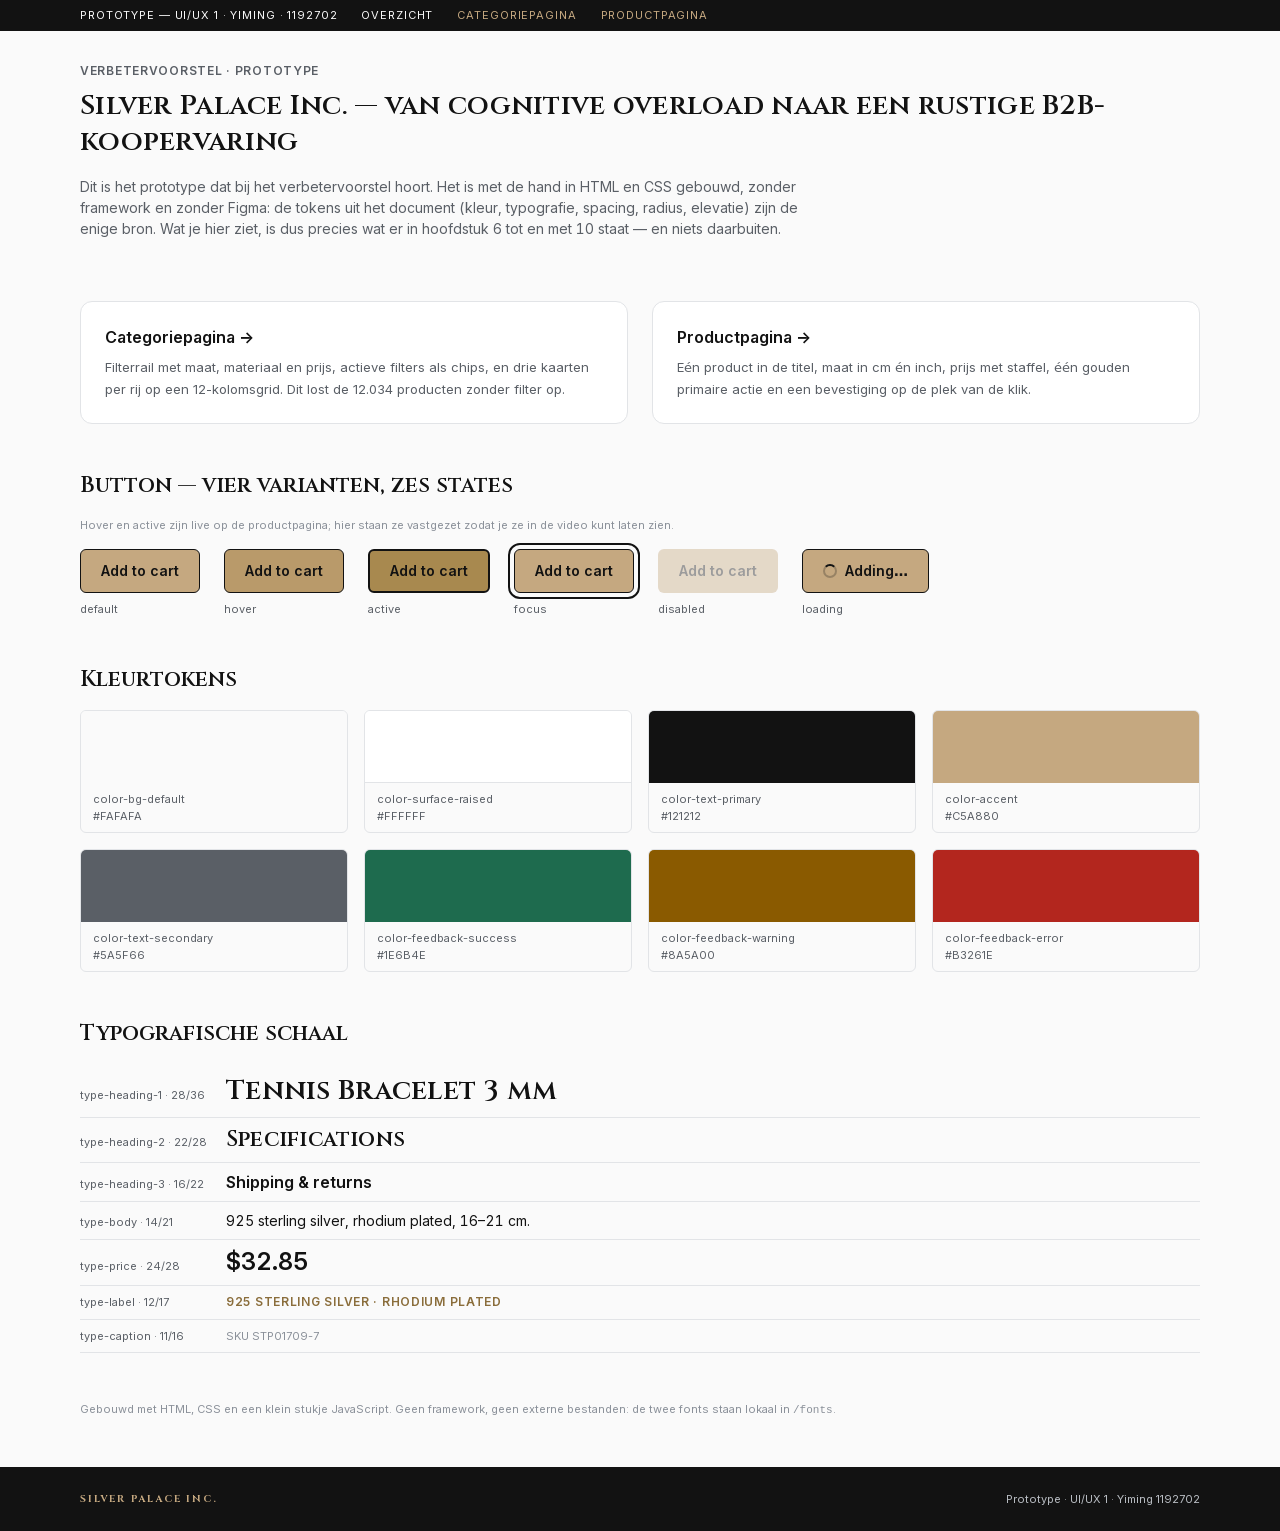
<file: prototype/index.html>
<!DOCTYPE html>
<html lang="nl">
<head>
<meta charset="utf-8">
<meta name="viewport" content="width=device-width, initial-scale=1">
<title>Prototype — verbetervoorstel Silver Palace Inc.</title>
<link rel="stylesheet" href="css/styles.css">
<style>
  .intro { padding: var(--s8) 0 var(--s6); }
  .intro p { max-width: 720px; color: var(--ink-2); }
  .links { display: grid; grid-template-columns: repeat(2, 1fr); gap: var(--s6); margin: var(--s6) 0 var(--s12); }
  .link-card { display: block; text-decoration: none; background: var(--surface); border: 1px solid var(--line); border-radius: var(--r-lg); padding: var(--s6); transition: border-color .18s ease-in-out, box-shadow .18s ease-in-out, transform .18s ease-in-out; }
  .link-card:hover { border-color: var(--ink); box-shadow: var(--e1); transform: translateY(-2px); }
  .link-card b { font: 600 16px/1.4 var(--font-body); display: block; margin-bottom: var(--s2); }
  .link-card span { font: 400 var(--small)/1.5 var(--font-body); color: var(--ink-2); }
  .state-row { display: flex; flex-wrap: wrap; gap: var(--s6); align-items: flex-start; }
  .state-row figure { margin: 0; }
  .state-row figcaption { font: 400 var(--caption)/1.5 var(--font-body); color: var(--ink-2); margin-top: var(--s2); }
  .swatches { display: grid; grid-template-columns: repeat(4, 1fr); gap: var(--s4); }
  .swatch { border: 1px solid var(--line); border-radius: var(--r-md); overflow: hidden; }
  .swatch i { display: block; height: 72px; }
  .swatch span { display: block; padding: var(--s2) var(--s3); font: 400 var(--caption)/1.5 var(--font-body); color: var(--ink-2); }
  .scale div { display: grid; grid-template-columns: 130px 1fr; align-items: baseline; gap: var(--s4); padding: var(--s2) 0; border-bottom: 1px solid var(--line); }
  .scale b { font: 400 var(--caption)/1.5 var(--font-body); color: var(--ink-2); font-weight: 400; }
  .is-hover { background: var(--gold-hover) !important; }
  .is-active { background: var(--gold-active) !important; border-width: 2px !important; }
  h2.sec { font: 600 var(--h2)/1.3 var(--font-head); margin: var(--s12) 0 var(--s4); }
</style>
</head>
<body>

<div class="proto-bar">
  <span>Prototype — UI/UX 1 · Yiming · 1192702</span>
  <span class="on">Overzicht</span>
  <a href="categorie.html">Categoriepagina</a>
  <a href="product.html">Productpagina</a>
</div>

<main class="container">
  <div class="intro">
    <p class="eyebrow">Verbetervoorstel · prototype</p>
    <h1 class="h1" style="margin: var(--s2) 0 var(--s4)">Silver Palace Inc. — van cognitive overload naar een rustige B2B-koopervaring</h1>
    <p>
      Dit is het prototype dat bij het verbetervoorstel hoort. Het is met de hand in HTML en CSS gebouwd,
      zonder framework en zonder Figma: de tokens uit het document (kleur, typografie, spacing, radius,
      elevatie) zijn de enige bron. Wat je hier ziet, is dus precies wat er in hoofdstuk 6 tot en met 10
      staat — en niets daarbuiten.
    </p>
  </div>

  <div class="links">
    <a class="link-card" href="categorie.html">
      <b>Categoriepagina →</b>
      <span>Filterrail met maat, materiaal en prijs, actieve filters als chips, en drie kaarten per rij
      op een 12-kolomsgrid. Dit lost de 12.034 producten zonder filter op.</span>
    </a>
    <a class="link-card" href="product.html">
      <b>Productpagina →</b>
      <span>Eén product in de titel, maat in cm én inch, prijs met staffel, één gouden primaire actie
      en een bevestiging op de plek van de klik.</span>
    </a>
  </div>

  <h2 class="sec" style="margin-top:0">Button — vier varianten, zes states</h2>
  <p class="meta" style="max-width:640px">Hover en active zijn live op de productpagina; hier staan ze
  vastgezet zodat je ze in de video kunt laten zien.</p>
  <div class="state-row" style="margin-top: var(--s4)">
    <figure><button class="btn btn--primary">Add to cart</button><figcaption>default</figcaption></figure>
    <figure><button class="btn btn--primary is-hover">Add to cart</button><figcaption>hover</figcaption></figure>
    <figure><button class="btn btn--primary is-active">Add to cart</button><figcaption>active</figcaption></figure>
    <figure><button class="btn btn--primary" style="outline:2px solid var(--ink); outline-offset:4px">Add to cart</button><figcaption>focus</figcaption></figure>
    <figure><button class="btn btn--primary" disabled>Add to cart</button><figcaption>disabled</figcaption></figure>
    <figure>
      <button class="btn btn--primary is-loading">
        <span class="btn__spinner" style="display:block"></span><span class="btn__label">Adding…</span>
      </button>
      <figcaption>loading</figcaption>
    </figure>
  </div>

  <h2 class="sec">Kleurtokens</h2>
  <div class="swatches">
    <div class="swatch"><i style="background:#FAFAFA"></i><span>color-bg-default<br>#FAFAFA</span></div>
    <div class="swatch"><i style="background:#FFFFFF; border-bottom:1px solid #E2E4E7"></i><span>color-surface-raised<br>#FFFFFF</span></div>
    <div class="swatch"><i style="background:#121212"></i><span>color-text-primary<br>#121212</span></div>
    <div class="swatch"><i style="background:#C5A880"></i><span>color-accent<br>#C5A880</span></div>
    <div class="swatch"><i style="background:#5A5F66"></i><span>color-text-secondary<br>#5A5F66</span></div>
    <div class="swatch"><i style="background:#1E6B4E"></i><span>color-feedback-success<br>#1E6B4E</span></div>
    <div class="swatch"><i style="background:#8A5A00"></i><span>color-feedback-warning<br>#8A5A00</span></div>
    <div class="swatch"><i style="background:#B3261E"></i><span>color-feedback-error<br>#B3261E</span></div>
  </div>

  <h2 class="sec">Typografische schaal</h2>
  <div class="scale">
    <div><b>type-heading-1 · 28/36</b><span class="h1">Tennis Bracelet 3 mm</span></div>
    <div><b>type-heading-2 · 22/28</b><span class="h2">Specifications</span></div>
    <div><b>type-heading-3 · 16/22</b><span class="h3">Shipping &amp; returns</span></div>
    <div><b>type-body · 14/21</b><span>925 sterling silver, rhodium plated, 16–21 cm.</span></div>
    <div><b>type-price · 24/28</b><span class="price">$32.85</span></div>
    <div><b>type-label · 12/17</b><span class="eyebrow">925 sterling silver · rhodium plated</span></div>
    <div><b>type-caption · 11/16</b><span class="meta">SKU STP01709-7</span></div>
  </div>

  <p class="meta" style="margin: var(--s12) 0 var(--s8)">
    Gebouwd met HTML, CSS en een klein stukje JavaScript. Geen framework, geen externe bestanden:
    de twee fonts staan lokaal in <code>/fonts</code>.
  </p>
</main>

<footer class="site-footer">
  <div class="container">
    <b>SILVER PALACE INC.</b>
    <span>Prototype · UI/UX 1 · Yiming 1192702</span>
  </div>
</footer>

<script src="js/prototype.js"></script>
</body>
</html>
</file>
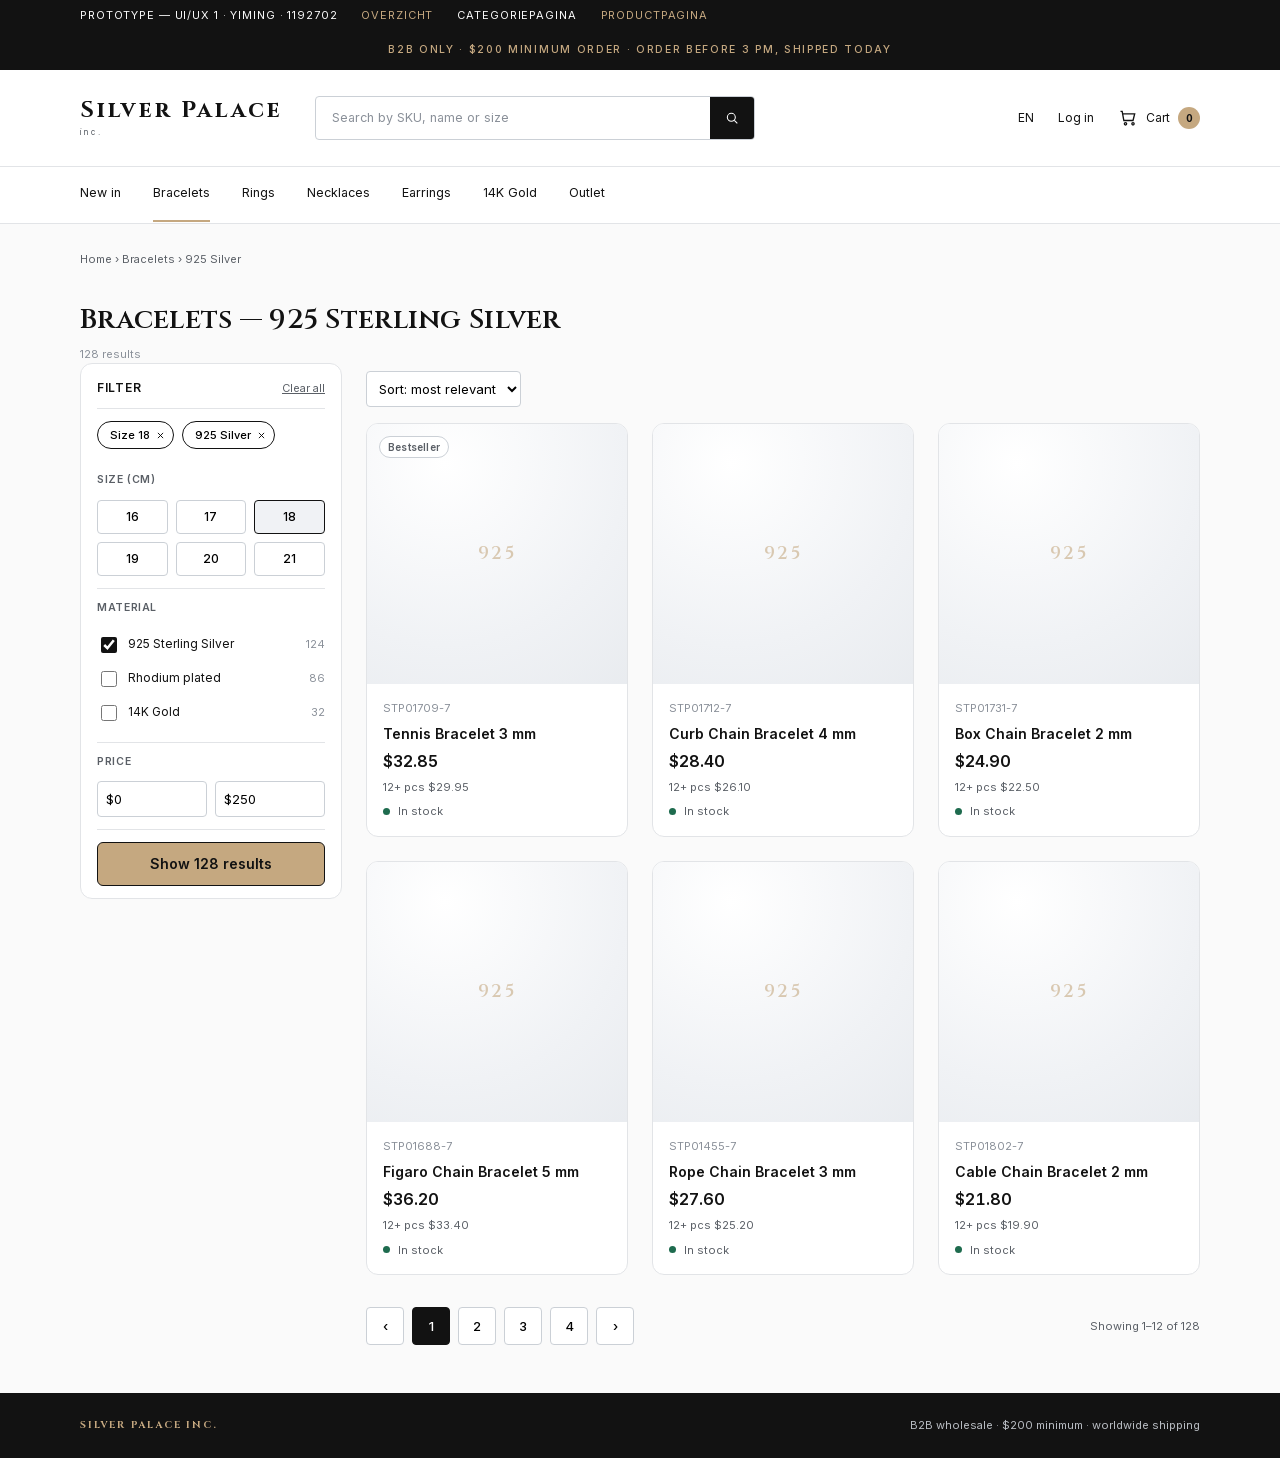
<file: prototype/categorie.html>
<!DOCTYPE html>
<html lang="en">
<head>
<meta charset="utf-8">
<meta name="viewport" content="width=device-width, initial-scale=1">
<title>Categorie — Silver Palace Inc. (prototype)</title>
<link rel="stylesheet" href="css/styles.css">
<style>
  .ph { background: radial-gradient(120% 120% at 30% 15%, #FFFFFF 0%, #F0F2F5 58%, #E7EAEE 100%); display: grid; place-items: center; }
  .ph::after { content: "925"; font: 600 18px/1 var(--font-head); letter-spacing: .12em; color: rgba(197,168,128,.6); }
  .cards { display: grid; grid-template-columns: repeat(3, 1fr); gap: var(--s6); }
  .pager { display: flex; align-items: center; gap: var(--s2); margin-top: var(--s8); }
  .pager button { width: 38px; height: 38px; border: 1px solid var(--line-d); background: var(--surface); border-radius: var(--r-sm); font: 500 var(--small)/1 var(--font-body); cursor: pointer; }
  .pager button[aria-current="true"] { background: var(--ink); color: #fff; border-color: var(--ink); }
  .pager button:hover:not([aria-current="true"]) { border-color: var(--ink-3); }
  .pager .count { margin-left: auto; font: 400 var(--caption)/1.5 var(--font-body); color: var(--ink-2); }
</style>
</head>
<body>

<div class="proto-bar">
  <span>Prototype — UI/UX 1 · Yiming · 1192702</span>
  <a href="index.html">Overzicht</a>
  <span class="on">Categoriepagina</span>
  <a href="product.html">Productpagina</a>
</div>

<div class="announce">B2B only · $200 minimum order · order before 3 pm, shipped today</div>

<header class="site-header">
  <div class="container site-header__inner">
    <a class="logo" href="#">Silver Palace<span>inc.</span></a>

    <form class="search" role="search" onsubmit="return false">
      <label class="visually-hidden" for="q">Search</label>
      <input id="q" type="search" placeholder="Search by SKU, name or size">
      <button type="submit" aria-label="Search">
        <svg width="16" height="16" viewBox="0 0 24 24" fill="none" stroke="currentColor" stroke-width="1.6"><circle cx="11" cy="11" r="6"/><path d="M15.5 15.5 20 20"/></svg>
      </button>
    </form>

    <nav class="utility" aria-label="Utility">
      <a href="#">EN</a>
      <a href="#">Log in</a>
      <a class="cart" href="#">
        <svg width="20" height="20" viewBox="0 0 24 24" fill="none" stroke="currentColor" stroke-width="1.6"><path d="M3 4h2l2 11h11l2-8H6"/><circle cx="9" cy="19" r="1.4"/><circle cx="18" cy="19" r="1.4"/></svg>
        Cart <span class="cart__count" id="cartCount">0</span>
      </a>
    </nav>
  </div>
</header>

<nav class="nav" aria-label="Hoofdmenu">
  <div class="container">
    <ul class="nav__list">
      <li><a href="#">New in</a></li>
      <li><a href="categorie.html" aria-current="page">Bracelets</a></li>
      <li><a href="#">Rings</a></li>
      <li><a href="#">Necklaces</a></li>
      <li><a href="#">Earrings</a></li>
      <li><a href="#">14K Gold</a></li>
      <li><a href="#">Outlet</a></li>
    </ul>
  </div>
</nav>

<main class="catalogue">
  <div class="container">
    <p class="breadcrumb"><a href="index.html">Home</a> › <a href="#">Bracelets</a> › 925 Silver</p>

    <div style="padding-top: var(--s2)">
      <h1 class="h1">Bracelets — 925 Sterling Silver</h1>
      <p class="meta" style="margin: var(--s2) 0 0"><span id="resultCount">128 results</span></p>
    </div>

    <div class="grid">
      <!-- ---------- filterrail: 3 kolommen ---------- -->
      <aside class="filters" style="grid-column: span 3" aria-label="Filters">
        <div class="filters__head">
          <p class="filters__title">Filter</p>
          <button class="filters__clear" type="button">Clear all</button>
        </div>

        <div class="chips" id="activeChips">
          <button class="chip-x" type="button">Size 18
            <svg width="9" height="9" viewBox="0 0 24 24" fill="none" stroke="currentColor" stroke-width="2.4"><path d="M5 5l14 14M19 5 5 19"/></svg>
          </button>
          <button class="chip-x" type="button">925 Silver
            <svg width="9" height="9" viewBox="0 0 24 24" fill="none" stroke="currentColor" stroke-width="2.4"><path d="M5 5l14 14M19 5 5 19"/></svg>
          </button>
        </div>

        <div class="filter-group">
          <p class="filter-group__title" id="sizeGroup">Size (cm)</p>
          <div class="sizes" role="group" aria-labelledby="sizeGroup">
            <button class="size-btn" aria-pressed="false">16</button>
            <button class="size-btn" aria-pressed="false">17</button>
            <button class="size-btn" aria-pressed="true">18</button>
            <button class="size-btn" aria-pressed="false">19</button>
            <button class="size-btn" aria-pressed="false">20</button>
            <button class="size-btn" aria-pressed="false">21</button>
          </div>
        </div>

        <div class="filter-group">
          <p class="filter-group__title">Material</p>
          <label class="check"><input type="checkbox" checked> 925 Sterling Silver <span class="check__count">124</span></label>
          <label class="check"><input type="checkbox"> Rhodium plated <span class="check__count">86</span></label>
          <label class="check"><input type="checkbox"> 14K Gold <span class="check__count">32</span></label>
        </div>

        <div class="filter-group">
          <p class="filter-group__title">Price</p>
          <div style="display:flex; gap: var(--s2)">
            <input class="select" style="width:100%" value="$0" aria-label="Minimum price">
            <input class="select" style="width:100%" value="$250" aria-label="Maximum price">
          </div>
        </div>

        <div class="filters__foot">
          <button class="btn btn--primary btn--block" type="button" id="showResults">Show 128 results</button>
        </div>
      </aside>

      <!-- ---------- resultaten: 9 kolommen ---------- -->
      <section style="grid-column: span 9" aria-label="Resultaten">
        <div class="results" style="padding-bottom: var(--s4)">
          <label class="visually-hidden" for="sort">Sort</label>
          <select class="select" id="sort">
            <option>Sort: most relevant</option>
            <option>Price low → high</option>
            <option>Price high → low</option>
            <option>New in</option>
          </select>
        </div>

        <div class="cards">
          <article class="card">
            <div class="card__media ph"></div>
            <div class="card__body">
              <span class="badge">Bestseller</span>
              <p class="meta" style="margin:0">STP01709-7</p>
              <h2 class="card__title">Tennis Bracelet 3 mm</h2>
              <p class="card__price" style="margin:0">$32.85</p>
              <p class="card__tier" style="margin:0">12+ pcs $29.95</p>
              <p class="card__stock" style="margin:0"><span class="dot"></span> In stock</p>
            </div>
          </article>

          <article class="card">
            <div class="card__media ph"></div>
            <div class="card__body">
              <p class="meta" style="margin:0">STP01712-7</p>
              <h2 class="card__title">Curb Chain Bracelet 4 mm</h2>
              <p class="card__price" style="margin:0">$28.40</p>
              <p class="card__tier" style="margin:0">12+ pcs $26.10</p>
              <p class="card__stock" style="margin:0"><span class="dot"></span> In stock</p>
            </div>
          </article>

          <article class="card">
            <div class="card__media ph"></div>
            <div class="card__body">
              <p class="meta" style="margin:0">STP01731-7</p>
              <h2 class="card__title">Box Chain Bracelet 2 mm</h2>
              <p class="card__price" style="margin:0">$24.90</p>
              <p class="card__tier" style="margin:0">12+ pcs $22.50</p>
              <p class="card__stock" style="margin:0"><span class="dot"></span> In stock</p>
            </div>
          </article>

          <article class="card">
            <div class="card__media ph"></div>
            <div class="card__body">
              <p class="meta" style="margin:0">STP01688-7</p>
              <h2 class="card__title">Figaro Chain Bracelet 5 mm</h2>
              <p class="card__price" style="margin:0">$36.20</p>
              <p class="card__tier" style="margin:0">12+ pcs $33.40</p>
              <p class="card__stock" style="margin:0"><span class="dot"></span> In stock</p>
            </div>
          </article>

          <article class="card">
            <div class="card__media ph"></div>
            <div class="card__body">
              <p class="meta" style="margin:0">STP01455-7</p>
              <h2 class="card__title">Rope Chain Bracelet 3 mm</h2>
              <p class="card__price" style="margin:0">$27.60</p>
              <p class="card__tier" style="margin:0">12+ pcs $25.20</p>
              <p class="card__stock" style="margin:0"><span class="dot"></span> In stock</p>
            </div>
          </article>

          <article class="card">
            <div class="card__media ph"></div>
            <div class="card__body">
              <p class="meta" style="margin:0">STP01802-7</p>
              <h2 class="card__title">Cable Chain Bracelet 2 mm</h2>
              <p class="card__price" style="margin:0">$21.80</p>
              <p class="card__tier" style="margin:0">12+ pcs $19.90</p>
              <p class="card__stock" style="margin:0"><span class="dot"></span> In stock</p>
            </div>
          </article>
        </div>

        <div class="pager">
          <button type="button" aria-label="Vorige">‹</button>
          <button type="button" aria-current="true">1</button>
          <button type="button">2</button>
          <button type="button">3</button>
          <button type="button">4</button>
          <button type="button" aria-label="Volgende">›</button>
          <span class="count">Showing 1–12 of 128</span>
        </div>
      </section>
    </div>
  </div>
</main>

<footer class="site-footer">
  <div class="container">
    <b>SILVER PALACE INC.</b>
    <span>B2B wholesale · $200 minimum · worldwide shipping</span>
  </div>
</footer>

<script src="js/prototype.js"></script>
</body>
</html>
</file>
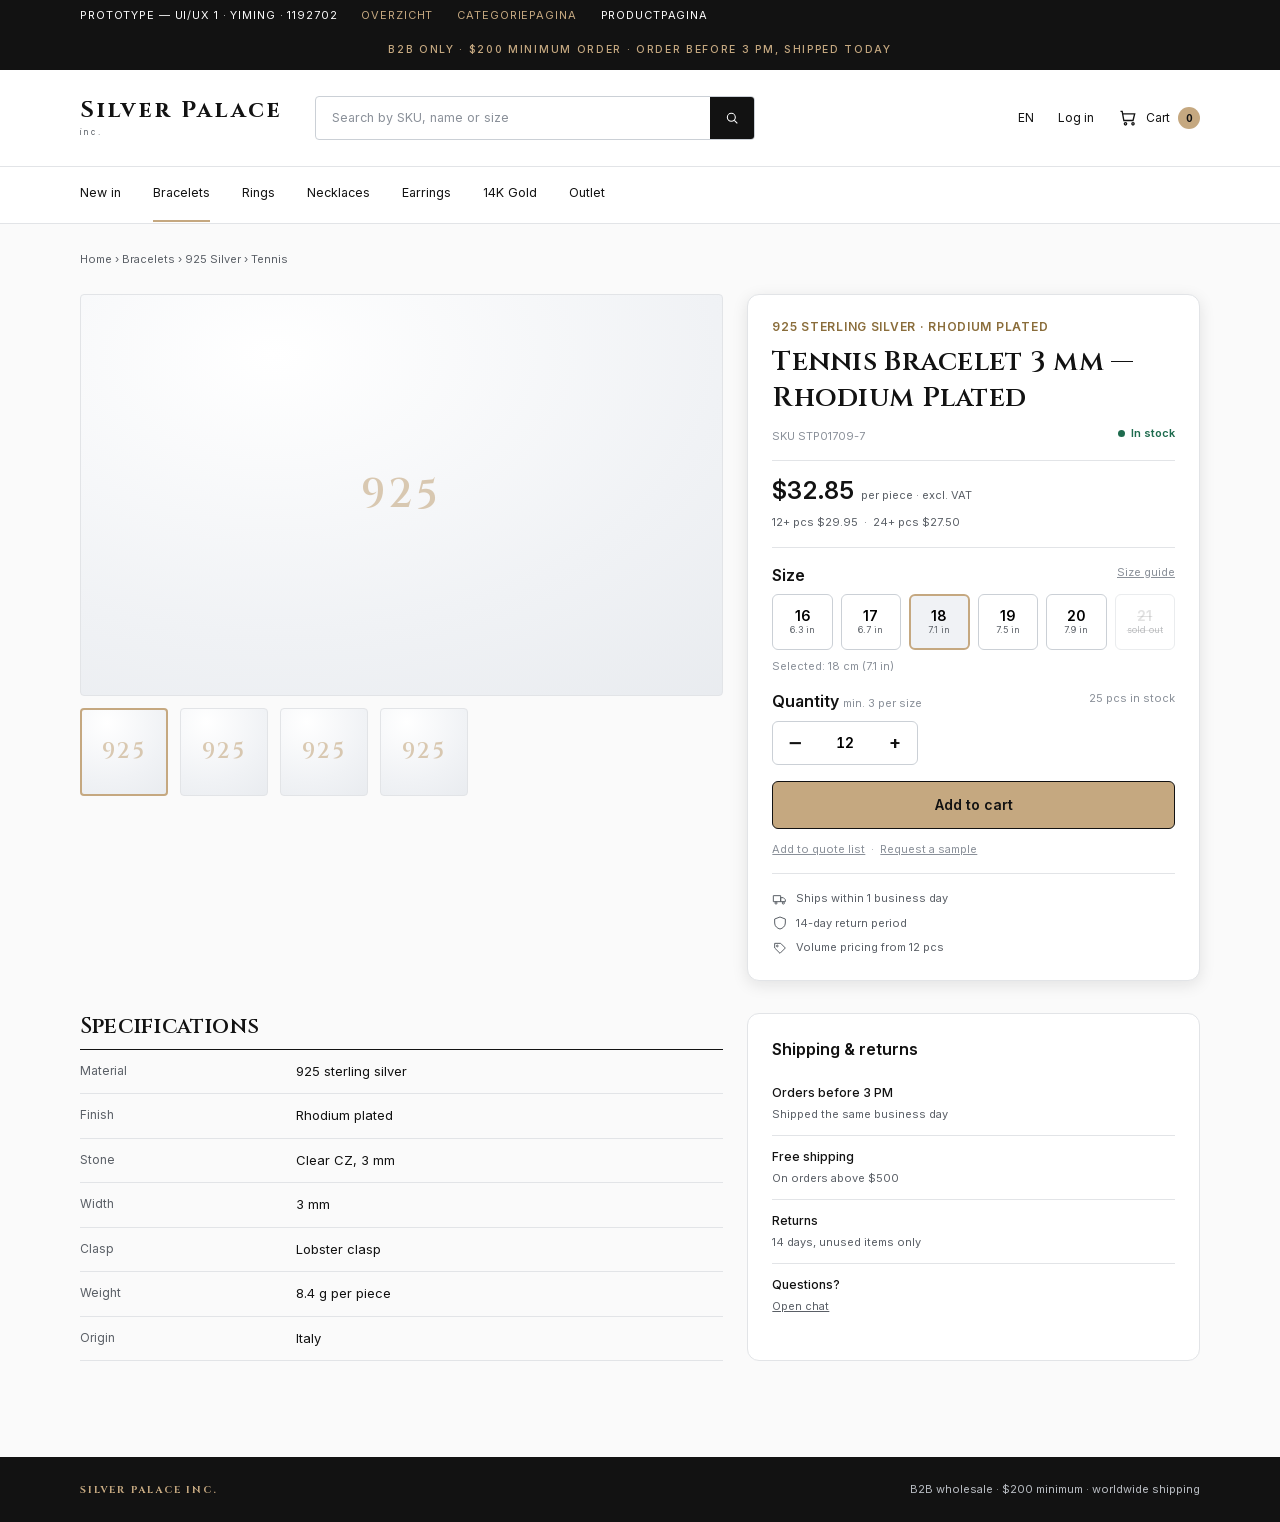
<file: prototype/product.html>
<!DOCTYPE html>
<html lang="en">
<head>
<meta charset="utf-8">
<meta name="viewport" content="width=device-width, initial-scale=1">
<title>Product — Silver Palace Inc. (prototype)</title>
<link rel="stylesheet" href="css/styles.css">
<style>
  /* placeholder voor de productfoto (prototype heeft geen beeldbank) */
  .ph { background: radial-gradient(120% 120% at 30% 15%, #FFFFFF 0%, #F0F2F5 58%, #E7EAEE 100%); display: grid; place-items: center; }
  .ph::after { content: "925"; font: 600 22px/1 var(--font-head); letter-spacing: .12em; color: rgba(197,168,128,.6); }
  .ph--lg::after { font-size: 40px; }
</style>
</head>
<body>

<!-- prototype-navigatie: hoort niet bij het ontwerp, alleen bij de demo -->
<div class="proto-bar">
  <span>Prototype — UI/UX 1 · Yiming · 1192702</span>
  <a href="index.html">Overzicht</a>
  <a href="categorie.html">Categoriepagina</a>
  <span class="on">Productpagina</span>
</div>

<div class="announce">B2B only · $200 minimum order · order before 3 pm, shipped today</div>

<header class="site-header">
  <div class="container site-header__inner">
    <a class="logo" href="#">Silver Palace<span>inc.</span></a>

    <form class="search" role="search" onsubmit="return false">
      <label class="visually-hidden" for="q">Search</label>
      <input id="q" type="search" placeholder="Search by SKU, name or size">
      <button type="submit" aria-label="Search">
        <svg width="16" height="16" viewBox="0 0 24 24" fill="none" stroke="currentColor" stroke-width="1.6"><circle cx="11" cy="11" r="6"/><path d="M15.5 15.5 20 20"/></svg>
      </button>
    </form>

    <nav class="utility" aria-label="Utility">
      <a href="#">EN</a>
      <a href="#">Log in</a>
      <a class="cart" href="#">
        <svg width="20" height="20" viewBox="0 0 24 24" fill="none" stroke="currentColor" stroke-width="1.6"><path d="M3 4h2l2 11h11l2-8H6"/><circle cx="9" cy="19" r="1.4"/><circle cx="18" cy="19" r="1.4"/></svg>
        Cart <span class="cart__count" id="cartCount">0</span>
      </a>
    </nav>
  </div>
</header>

<nav class="nav" aria-label="Hoofdmenu">
  <div class="container">
    <ul class="nav__list">
      <li><a href="#">New in</a></li>
      <li><a href="categorie.html" aria-current="page">Bracelets</a></li>
      <li><a href="#">Rings</a></li>
      <li><a href="#">Necklaces</a></li>
      <li><a href="#">Earrings</a></li>
      <li><a href="#">14K Gold</a></li>
      <li><a href="#">Outlet</a></li>
    </ul>
  </div>
</nav>

<main class="product">
  <div class="container">
    <p class="breadcrumb"><a href="index.html">Home</a> › <a href="categorie.html">Bracelets</a> › 925 Silver › Tennis</p>

    <div class="grid">
      <!-- ---------- galerij: 7 kolommen ---------- -->
      <section class="gallery" style="grid-column: span 7" aria-label="Productfoto’s">
        <div class="gallery__main ph ph--lg" role="img" aria-label="Productfoto, aanzicht 1 van 4"></div>
        <div class="thumbs">
          <div class="thumb ph" aria-current="true"></div>
          <div class="thumb ph"></div>
          <div class="thumb ph"></div>
          <div class="thumb ph"></div>
        </div>
      </section>

      <!-- ---------- buy box: 5 kolommen ---------- -->
      <section class="buybox" style="grid-column: span 5" aria-label="Koop dit product">
        <p class="eyebrow">925 sterling silver · rhodium plated</p>
        <h1 class="h1" style="margin-top: var(--s2)">Tennis Bracelet 3 mm — Rhodium Plated</h1>

        <div class="buybox__top" style="margin-top: var(--s3)">
          <span class="meta">SKU STP01709-7</span>
          <span class="stock"><span class="dot" aria-hidden="true"></span> In stock</span>
        </div>

        <hr>

        <p class="price" style="margin: 0">$32.85
          <span class="price-unit">per piece · excl. VAT</span>
        </p>
        <p class="card__tier" style="margin: var(--s2) 0 0">12+ pcs $29.95 &nbsp;·&nbsp; 24+ pcs $27.50</p>

        <hr>

        <div class="buybox__top">
          <p class="h3" style="margin:0">Size</p>
          <a class="meta" href="#" style="text-decoration: underline">Size guide</a>
        </div>

        <div class="sizepicker" role="group" aria-label="Maat" style="margin-top: var(--s2)">
          <button class="size" aria-pressed="false" data-cm="16" data-in="6.3"><b>16</b><small>6.3 in</small></button>
          <button class="size" aria-pressed="false" data-cm="17" data-in="6.7"><b>17</b><small>6.7 in</small></button>
          <button class="size" aria-pressed="true"  data-cm="18" data-in="7.1"><b>18</b><small>7.1 in</small></button>
          <button class="size" aria-pressed="false" data-cm="19" data-in="7.5"><b>19</b><small>7.5 in</small></button>
          <button class="size" aria-pressed="false" data-cm="20" data-in="7.9"><b>20</b><small>7.9 in</small></button>
          <button class="size" disabled><b>21</b><small>sold out</small></button>
        </div>
        <p class="meta" style="margin-top: var(--s2)">Selected: <span id="sizeLabel">18 cm (7.1 in)</span></p>

        <div class="buybox__top" style="margin-top: var(--s4)">
          <p class="h3" style="margin:0">Quantity <span class="meta" style="font-weight:400">min. 3 per size</span></p>
          <span class="meta">25 pcs in stock</span>
        </div>

        <div class="stepper" style="margin-top: var(--s2)">
          <button type="button" id="qtyMinus" aria-label="Minder">−</button>
          <label class="visually-hidden" for="qty">Aantal</label>
          <input id="qty" type="text" inputmode="numeric" value="12">
          <button type="button" id="qtyPlus" aria-label="Meer">+</button>
        </div>

        <button class="btn btn--primary btn--block btn--lg" id="addToCart" style="margin-top: var(--s4)">
          <span class="btn__spinner" aria-hidden="true"></span>
          <span class="btn__label">Add to cart</span>
        </button>

        <div class="notice notice--success" id="notice" role="status" aria-live="polite" hidden>
          <svg width="14" height="14" viewBox="0 0 24 24" fill="none" stroke="currentColor" stroke-width="2.4"><path d="M4 12.5 9.5 18 20 6.5"/></svg>
          <span id="noticeText">Added — 12 pcs</span>
        </div>

        <div class="notice notice--error" id="error" role="alert" hidden>
          <svg width="14" height="14" viewBox="0 0 24 24" fill="none" stroke="currentColor" stroke-width="2.2"><path d="M12 4 2.5 20h19L12 4Z"/><path d="M12 10v4M12 17v.5"/></svg>
          <span>Minimum is 3 pieces per size.</span>
        </div>

        <p class="meta" style="margin-top: var(--s3)">
          <a href="#" style="text-decoration: underline">Add to quote list</a> &nbsp;·&nbsp;
          <a href="#" style="text-decoration: underline">Request a sample</a>
        </p>

        <hr>

        <ul class="trust">
          <li><svg width="16" height="16" viewBox="0 0 24 24" fill="none" stroke="currentColor" stroke-width="1.5"><path d="M2 7h11v9H2zM13 10h4l3 3v3h-7z"/><circle cx="6" cy="18" r="1.6"/><circle cx="17" cy="18" r="1.6"/></svg> Ships within 1 business day</li>
          <li><svg width="16" height="16" viewBox="0 0 24 24" fill="none" stroke="currentColor" stroke-width="1.5"><path d="M12 3 20 6v6c0 5-4 8-8 9-4-1-8-4-8-9V6Z"/></svg> 14-day return period</li>
          <li><svg width="16" height="16" viewBox="0 0 24 24" fill="none" stroke="currentColor" stroke-width="1.5"><path d="M4 5h9l7 7-8 8-8-8z"/><circle cx="8" cy="9" r="1.3"/></svg> Volume pricing from 12 pcs</li>
        </ul>
      </section>
    </div>

    <!-- ---------- specificaties + verzending ---------- -->
    <div class="grid" style="margin-top: var(--s8)">
      <section class="spec" style="grid-column: span 7; margin-top:0">
        <h2 class="h2">Specifications</h2>
        <dl>
          <div class="row"><dt>Material</dt><dd>925 sterling silver</dd></div>
          <div class="row"><dt>Finish</dt><dd>Rhodium plated</dd></div>
          <div class="row"><dt>Stone</dt><dd>Clear CZ, 3 mm</dd></div>
          <div class="row"><dt>Width</dt><dd>3 mm</dd></div>
          <div class="row"><dt>Clasp</dt><dd>Lobster clasp</dd></div>
          <div class="row"><dt>Weight</dt><dd>8.4 g per piece</dd></div>
          <div class="row"><dt>Origin</dt><dd>Italy</dd></div>
        </dl>
      </section>

      <aside class="aside-card" style="grid-column: span 5">
        <h3 class="h3">Shipping &amp; returns</h3>
        <div class="row"><b>Orders before 3 PM</b><span>Shipped the same business day</span></div>
        <div class="row"><b>Free shipping</b><span>On orders above $500</span></div>
        <div class="row"><b>Returns</b><span>14 days, unused items only</span></div>
        <div class="row"><b>Questions?</b><span><a href="#" style="text-decoration: underline">Open chat</a></span></div>
      </aside>
    </div>
  </div>
</main>

<footer class="site-footer">
  <div class="container">
    <b>SILVER PALACE INC.</b>
    <span>B2B wholesale · $200 minimum · worldwide shipping</span>
  </div>
</footer>

<script src="js/prototype.js"></script>
</body>
</html>
</file>
<file: prototype/css/styles.css>
/* =========================================================================
   Silver Palace Inc. — prototype verbetervoorstel
   UI/UX 1 · Yiming · 1192702

   Alles in dit bestand komt uit de tokens van het verbetervoorstel:
   kleur (10.1), typografie (7.3), spacing (8.2), radius en elevatie (10.2).
   Er is geen enkele waarde die niet uit die sets komt.
   ========================================================================= */

/* ---------- fonts (zie fonts.css; ingebed zodat file:// werkt) ---------- */
@import url("fonts.css");

/* ---------- tokens ---------- */
:root {
  /* kleur */
  --bg: #FAFAFA;
  --surface: #FFFFFF;
  --sunken: #F0F2F5;
  --ink: #121212;
  --ink-2: #5A5F66;
  --ink-3: #8A9099;
  --gold: #C5A880;
  --gold-hover: #B99A6A;
  --gold-active: #A8894F;
  --gold-text: #8A6D3B;
  --line: #E2E4E7;
  --line-d: #CBD0D6;
  --ok: #1E6B4E;
  --warn: #8A5A00;
  --err: #B3261E;
  --sale: #8B0000;

  /* typografie */
  --font-head: "Cinzel", Georgia, "Times New Roman", serif;
  --font-body: "Inter", system-ui, -apple-system, "Segoe UI", sans-serif;
  --h1: 28px;
  --h1-lh: 36px;
  --h2: 22px;
  --h2-lh: 28px;
  --h3: 16px;
  --body: 14px;
  --small: 13px;
  --label: 12px;
  --caption: 11px;

  /* spacing (8-puntsbasis, 4 als fijnste stap) */
  --s1: 4px;
  --s2: 8px;
  --s3: 12px;
  --s4: 16px;
  --s6: 24px;
  --s8: 32px;
  --s12: 48px;
  --s16: 64px;

  /* radius en elevatie */
  --r-sm: 4px;
  --r-md: 6px;
  --r-lg: 12px;
  --r-full: 999px;
  --e1: 0 1px 2px rgba(18, 18, 18, .06);
  --e2: 0 4px 16px rgba(18, 18, 18, .10);
}

/* ---------- basis ---------- */
* { box-sizing: border-box; }

html { -webkit-text-size-adjust: 100%; }

body {
  margin: 0;
  background: var(--bg);
  color: var(--ink);
  font: 400 var(--body)/1.5 var(--font-body);
  font-feature-settings: "tnum" 1;   /* tabulaire cijfers: prijzen lijnen uit */
}

a { color: inherit; }

img { max-width: 100%; display: block; }

.container {
  max-width: 1440px;
  margin: 0 auto;
  padding: 0 80px;
}

.grid {
  display: grid;
  grid-template-columns: repeat(12, 1fr);
  gap: var(--s6);
}

.visually-hidden {
  position: absolute; width: 1px; height: 1px;
  margin: -1px; padding: 0; overflow: hidden;
  clip: rect(0 0 0 0); white-space: nowrap; border: 0;
}

/* ---------- typografie-componenten ---------- */
.h1 { font: 600 var(--h1)/var(--h1-lh) var(--font-head); letter-spacing: .01em; margin: 0; }
.h2 { font: 600 var(--h2)/var(--h2-lh) var(--font-head); letter-spacing: .01em; margin: 0; }
.h3 { font: 600 var(--h3)/1.4 var(--font-body); margin: 0; }

.eyebrow {
  font: 600 var(--label)/1.4 var(--font-body);
  letter-spacing: .06em; text-transform: uppercase;
  color: var(--gold-text); margin: 0;
}

.muted { color: var(--ink-2); }
.meta  { font: 400 var(--caption)/1.5 var(--font-body); color: var(--ink-3); }

.price { font: 600 24px/1.2 var(--font-body); font-variant-numeric: tabular-nums; }
.price-unit { font: 400 var(--caption)/1.5 var(--font-body); color: var(--ink-2); }

/* ---------- announcement + header ---------- */
.announce {
  background: var(--ink);
  color: var(--gold);
  font: 500 10.5px/1 var(--font-body);
  letter-spacing: .16em;
  text-transform: uppercase;
  text-align: center;
  padding: 14px var(--s6);
}

.site-header {
  background: var(--surface);
  border-bottom: 1px solid var(--line);
}

.site-header__inner {
  display: flex;
  align-items: center;
  gap: var(--s8);
  height: 96px;
}

.logo {
  font: 700 23px/1 var(--font-head);
  letter-spacing: .12em;
  text-decoration: none;
  white-space: nowrap;
}
.logo span {
  display: block;
  font: 400 8px/1 var(--font-body);
  letter-spacing: .34em;
  color: var(--ink-2);
  margin-top: 6px;
}

.search {
  flex: 1 1 auto;
  max-width: 440px;
  display: flex;
  align-items: center;
  border: 1px solid var(--line-d);
  border-radius: var(--r-sm);
  background: var(--surface);
  height: 44px;
  overflow: hidden;
}
.search input {
  flex: 1 1 auto;
  border: 0;
  padding: 0 var(--s4);
  font: 400 12.5px/1 var(--font-body);
  color: var(--ink);
  background: transparent;
}
.search input::placeholder { color: var(--ink-3); }
.search input:focus { outline: 2px solid var(--ink); outline-offset: -2px; }
.search button {
  width: 44px; height: 44px;
  border: 0; background: var(--ink); color: #fff;
  display: grid; place-items: center; cursor: pointer;
}

.utility {
  margin-left: auto;
  display: flex;
  align-items: center;
  gap: var(--s6);
  font: 400 12px/1 var(--font-body);
}
.utility a { text-decoration: none; }
.utility a:hover { text-decoration: underline; }

.cart {
  display: inline-flex;
  align-items: center;
  gap: var(--s2);
  text-decoration: none;
}
.cart__count {
  display: inline-grid;
  place-items: center;
  min-width: 22px; height: 22px;
  border-radius: var(--r-full);
  background: var(--gold);
  color: var(--ink);
  font: 700 10px/1 var(--font-body);
}

/* ---------- navigatie ---------- */
.nav {
  background: var(--surface);
  border-bottom: 1px solid var(--line);
}
.nav__list {
  display: flex;
  align-items: center;
  gap: var(--s8);
  height: 56px;
  margin: 0;
  padding: 0;
  list-style: none;
}
.nav__list a {
  font: 400 12.5px/1 var(--font-body);
  text-decoration: none;
  padding: 20px 0;
  display: inline-block;
  border-bottom: 2px solid transparent;
}
.nav__list a:hover { border-bottom-color: var(--line-d); }
.nav__list a[aria-current="page"] { border-bottom-color: var(--gold); }

.breadcrumb {
  font: 400 var(--caption)/1.5 var(--font-body);
  color: var(--ink-2);
  padding: var(--s4) 0;
}
.breadcrumb a { text-decoration: none; }
.breadcrumb a:hover { text-decoration: underline; }

/* ---------- knoppen: 4 varianten, 6 states ---------- */
.btn {
  --btn-bg: var(--surface);
  --btn-fg: var(--ink);
  --btn-bd: transparent;
  display: inline-flex;
  align-items: center;
  justify-content: center;
  gap: var(--s2);
  height: 44px;
  padding: 0 20px;
  border: 1px solid var(--btn-bd);
  border-radius: var(--r-md);
  background: var(--btn-bg);
  color: var(--btn-fg);
  font: 600 var(--body)/1 var(--font-body);
  cursor: pointer;
  position: relative;
  transition: background-color .18s ease-in-out,
              border-color .18s ease-in-out,
              box-shadow .18s ease-in-out,
              transform .12s ease-in-out;
}
.btn:focus-visible { outline: 2px solid var(--ink); outline-offset: 4px; }

.btn--primary { --btn-bg: var(--gold); --btn-fg: var(--ink); --btn-bd: var(--ink); }
.btn--primary:hover { --btn-bg: var(--gold-hover); box-shadow: var(--e1); }
.btn--primary:active { --btn-bg: var(--gold-active); border-width: 2px; transform: translateY(1px); }

.btn--secondary { --btn-bg: var(--surface); --btn-fg: var(--ink); --btn-bd: var(--line-d); }
.btn--secondary:hover { --btn-bd: var(--ink-3); }

.btn--ghost { --btn-bg: transparent; --btn-fg: var(--ink); }
.btn--ghost:hover { text-decoration: underline; }

.btn--danger { --btn-bg: var(--err); --btn-fg: #fff; }
.btn--danger:hover { filter: brightness(.92); }

.btn--block { width: 100%; }
.btn--sm { height: 32px; padding: 0 14px; font-size: var(--small); }
.btn--lg { height: 48px; }

.btn:disabled,
.btn[aria-disabled="true"] {
  opacity: .4;
  cursor: not-allowed;
  border-color: transparent;
  box-shadow: none;
  transform: none;
}

/* loading-state: label blijft staan, spinner verschijnt */
.btn.is-loading { pointer-events: none; }
.btn.is-loading .btn__spinner { display: block; }
.btn__spinner {
  display: none;
  width: 14px; height: 14px;
  border: 2px solid rgba(18, 18, 18, .25);
  border-top-color: var(--ink);
  border-radius: 50%;
  animation: spin .7s linear infinite;
}
@keyframes spin { to { transform: rotate(360deg); } }

/* ---------- meldingen (feedback) ---------- */
.notice {
  display: flex;
  align-items: center;
  gap: var(--s2);
  padding: var(--s3) var(--s4);
  border-radius: var(--r-sm);
  font: 500 var(--small)/1.4 var(--font-body);
  margin-top: var(--s3);
}
.notice--success { background: #E9F2ED; color: var(--ok); border-left: 3px solid var(--ok); }
.notice--error { background: #FBEAE8; color: var(--err); border-left: 3px solid var(--err); }
.notice[hidden] { display: none; }

/* ---------- kaarten ---------- */
.card {
  position: relative;
  display: flex;
  flex-direction: column;
  background: var(--surface);
  border: 1px solid var(--line);
  border-radius: var(--r-lg);
  overflow: hidden;
  transition: border-color .18s ease-in-out, box-shadow .18s ease-in-out, transform .18s ease-in-out;
}
.card__media { aspect-ratio: 1 / 1; background: var(--sunken); display: grid; place-items: center; }
.card__body { padding: var(--s4); display: flex; flex-direction: column; gap: var(--s2); }
.card__title { font: 600 var(--body)/1.4 var(--font-body); margin: 0; }
.card__price { font: 600 16px/1.2 var(--font-body); font-variant-numeric: tabular-nums; }
.card__tier { font: 400 var(--caption)/1.5 var(--font-body); color: var(--ink-2); }
.card__stock { display: flex; align-items: center; gap: var(--s2); font: 400 var(--caption)/1.5 var(--font-body); color: var(--ink-2); }
.dot { width: 7px; height: 7px; border-radius: 50%; background: var(--ok); flex: 0 0 auto; }

/* hover-state van de kaart: rand + schaduw + 2 px omhoog */
.card:hover,
.card:focus-within {
  border-color: var(--ink);
  box-shadow: var(--e1);
  transform: translateY(-2px);
}

.badge {
  position: absolute;
  top: var(--s3);
  left: var(--s3);
  z-index: 1;
  display: inline-flex;
  align-items: center;
  height: 22px;
  padding: 0 var(--s2);
  border: 1px solid var(--line-d);
  border-radius: var(--r-full);
  background: var(--surface);
  font: 600 10px/1 var(--font-body);
  letter-spacing: .02em;
  color: var(--ink-2);
}
.badge--sale { border-color: var(--sale); color: var(--sale); }

/* ---------- filterrail ---------- */
.filters {
  background: var(--surface);
  border: 1px solid var(--line);
  border-radius: var(--r-lg);
  padding: var(--s4) var(--s4) 0;
  align-self: start;
  position: sticky;
  top: var(--s6);
}
.filters__head {
  display: flex; align-items: baseline; justify-content: space-between;
  padding-bottom: var(--s3);
  border-bottom: 1px solid var(--line);
}
.filters__title { font: 600 var(--label)/1.4 var(--font-body); letter-spacing: .06em; text-transform: uppercase; margin: 0; }
.filters__clear { font: 400 var(--caption)/1 var(--font-body); color: var(--ink-2); background: none; border: 0; padding: 0; cursor: pointer; text-decoration: underline; }

.chips { display: flex; flex-wrap: wrap; gap: var(--s2); padding: var(--s3) 0; }
.chip-x {
  display: inline-flex; align-items: center; gap: 6px;
  height: 28px; padding: 0 var(--s2) 0 var(--s3);
  border: 1px solid var(--ink);
  border-radius: var(--r-full);
  background: var(--surface);
  font: 500 var(--caption)/1 var(--font-body);
  cursor: pointer;
}
.chip-x:hover { background: var(--sunken); }

.filter-group { padding: var(--s3) 0; border-bottom: 1px solid var(--line); }
.filter-group:last-of-type { border-bottom: 0; }
.filter-group__title {
  font: 600 10.5px/1.4 var(--font-body);
  letter-spacing: .06em; text-transform: uppercase; color: var(--ink-2);
  margin: 0 0 var(--s3);
}
.sizes { display: grid; grid-template-columns: repeat(3, 1fr); gap: var(--s2); }
.size-btn {
  height: 34px;
  border: 1px solid var(--line-d);
  border-radius: var(--r-sm);
  background: var(--surface);
  font: 500 var(--label)/1 var(--font-body);
  cursor: pointer;
}
.size-btn:hover { border-color: var(--ink-3); }
.size-btn[aria-pressed="true"] { background: var(--sunken); border: 1.5px solid var(--ink); }
.size-btn:focus-visible { outline: 2px solid var(--ink); outline-offset: 2px; }

.check { display: flex; align-items: center; gap: var(--s2); font: 400 var(--label)/1.4 var(--font-body); padding: 6px 0; cursor: pointer; }
.check input { width: 16px; height: 16px; accent-color: var(--ink); }
.check__count { margin-left: auto; color: var(--ink-3); font-size: var(--caption); }

.filters__foot { position: sticky; bottom: 0; background: var(--surface); padding: var(--s3) 0; }

/* ---------- resultatenbalk ---------- */
.results {
  display: flex;
  align-items: center;
  gap: var(--s6);
  padding: var(--s2) 0 var(--s4);
  font: 400 var(--small)/1.4 var(--font-body);
  color: var(--ink-2);
}
.results__spacer { margin-left: auto; }
.select {
  height: 36px;
  border: 1px solid var(--line-d);
  border-radius: var(--r-sm);
  background: var(--surface);
  font: 400 var(--small)/1 var(--font-body);
  padding: 0 var(--s2);
}

/* ---------- productpagina ---------- */
.product { padding-bottom: var(--s12); }

.gallery__main {
  aspect-ratio: 16 / 10;
  background: var(--sunken);
  border: 1px solid var(--line);
  border-radius: var(--r-sm);
  display: grid;
  place-items: center;
  color: var(--ink-3);
  font: 400 var(--caption)/1 var(--font-body);
}
.thumbs { display: flex; gap: var(--s3); margin-top: var(--s3); }
.thumb {
  width: 88px; height: 88px;
  background: var(--sunken);
  border: 1px solid var(--line);
  border-radius: var(--r-sm);
}
.thumb[aria-current="true"] { border: 2px solid var(--gold); }

.buybox {
  background: var(--surface);
  border: 1px solid var(--line);
  border-radius: var(--r-lg);
  box-shadow: var(--e2);
  padding: var(--s6);
}
.buybox__top { display: flex; align-items: flex-start; justify-content: space-between; gap: var(--s3); }
.buybox hr { border: 0; border-top: 1px solid var(--line); margin: var(--s4) 0; }

.stock {
  display: inline-flex; align-items: center; gap: 6px;
  font: 600 var(--caption)/1 var(--font-body); color: var(--ok);
}

.sizepicker { display: grid; grid-template-columns: repeat(6, 1fr); gap: var(--s2); }
.size {
  display: flex; flex-direction: column; align-items: center; justify-content: center;
  gap: 2px;
  height: 56px;
  border: 1px solid var(--line-d);
  border-radius: var(--r-md);
  background: var(--surface);
  cursor: pointer;
  transition: border-color .18s ease-in-out, background-color .18s ease-in-out;
}
.size b { font: 600 14px/1 var(--font-body); }
.size small { font: 400 9px/1 var(--font-body); color: var(--ink-2); }
.size:hover { border-color: var(--ink-3); }
.size:focus-visible { outline: 2px solid var(--ink); outline-offset: 2px; }
.size[aria-pressed="true"] { background: var(--sunken); border: 2px solid var(--gold); }
.size[disabled] { opacity: .4; cursor: not-allowed; text-decoration: line-through; }

.stepper { display: inline-flex; align-items: center; border: 1px solid var(--line-d); border-radius: var(--r-md); height: 44px; }
.stepper button {
  width: 44px; height: 42px; border: 0; background: transparent;
  font: 600 18px/1 var(--font-body); cursor: pointer; color: var(--ink);
}
.stepper button:hover { background: var(--sunken); }
.stepper button:focus-visible { outline: 2px solid var(--ink); outline-offset: -2px; }
.stepper input {
  width: 56px; height: 42px; border: 0; text-align: center;
  font: 600 var(--body)/1 var(--font-body); background: transparent;
  font-variant-numeric: tabular-nums;
}

.trust { list-style: none; margin: var(--s4) 0 0; padding: 0; display: grid; gap: var(--s2); }
.trust li { display: flex; align-items: center; gap: var(--s2); font: 400 var(--caption)/1.5 var(--font-body); color: var(--ink-2); }

/* ---------- specificaties ---------- */
.spec { margin-top: var(--s8); }
.spec h2 { padding-bottom: var(--s2); border-bottom: 1.5px solid var(--ink); margin-bottom: 0; }
.spec dl { margin: 0; }
.spec .row { display: grid; grid-template-columns: 200px 1fr; gap: var(--s4); padding: var(--s3) 0; border-bottom: 1px solid var(--line); }
.spec dt { font: 400 var(--label)/1.5 var(--font-body); color: var(--ink-2); margin: 0; }
.spec dd { font: 400 var(--small)/1.5 var(--font-body); margin: 0; }

.aside-card { background: var(--surface); border: 1px solid var(--line); border-radius: var(--r-lg); padding: var(--s6); }
.aside-card h3 { margin-bottom: var(--s3); }
.aside-card .row { padding: var(--s3) 0; border-bottom: 1px solid var(--line); }
.aside-card .row:last-child { border-bottom: 0; }
.aside-card .row b { display: block; font: 500 var(--label)/1.5 var(--font-body); }
.aside-card .row span { font: 400 var(--caption)/1.5 var(--font-body); color: var(--ink-2); }

/* ---------- footer ---------- */
.site-footer {
  margin-top: var(--s12);
  background: var(--ink);
  color: #B9BDC3;
  font: 400 var(--caption)/1.5 var(--font-body);
}
.site-footer .container { display: flex; align-items: center; justify-content: space-between; padding-top: var(--s6); padding-bottom: var(--s6); }
.site-footer b { font: 700 10px/1 var(--font-head); letter-spacing: .18em; color: var(--gold); }

/* ---------- prototype-hulpje ---------- */
.proto-bar {
  background: #121212;
  color: #FAFAFA;
  font: 400 11px/1 var(--font-body);
  letter-spacing: .08em;
  text-transform: uppercase;
  padding: 10px 80px;
  display: flex;
  gap: var(--s6);
  align-items: center;
}
.proto-bar a { color: var(--gold); text-decoration: none; }
.proto-bar a:hover { text-decoration: underline; }
.proto-bar .on { color: #FAFAFA; }

/* ---------- responsief ---------- */
@media (max-width: 1100px) {
  .container { padding: 0 48px; }
  .filters { position: static; }
}

@media (max-width: 860px) {
  .container { padding: 0 24px; }
  .site-header__inner { height: auto; padding: var(--s4) 0; flex-wrap: wrap; gap: var(--s3); }
  .search { order: 3; flex-basis: 100%; max-width: none; }
  .nav__list { gap: var(--s4); overflow-x: auto; }
  .grid { gap: var(--s4); }
  .product > .grid > *,
  .catalogue > .grid > * { grid-column: 1 / -1 !important; }
  .sizepicker { grid-template-columns: repeat(3, 1fr); }
  .spec .row { grid-template-columns: 1fr; gap: var(--s1); }
  .proto-bar { padding: 10px 24px; flex-wrap: wrap; }
}
</file>
